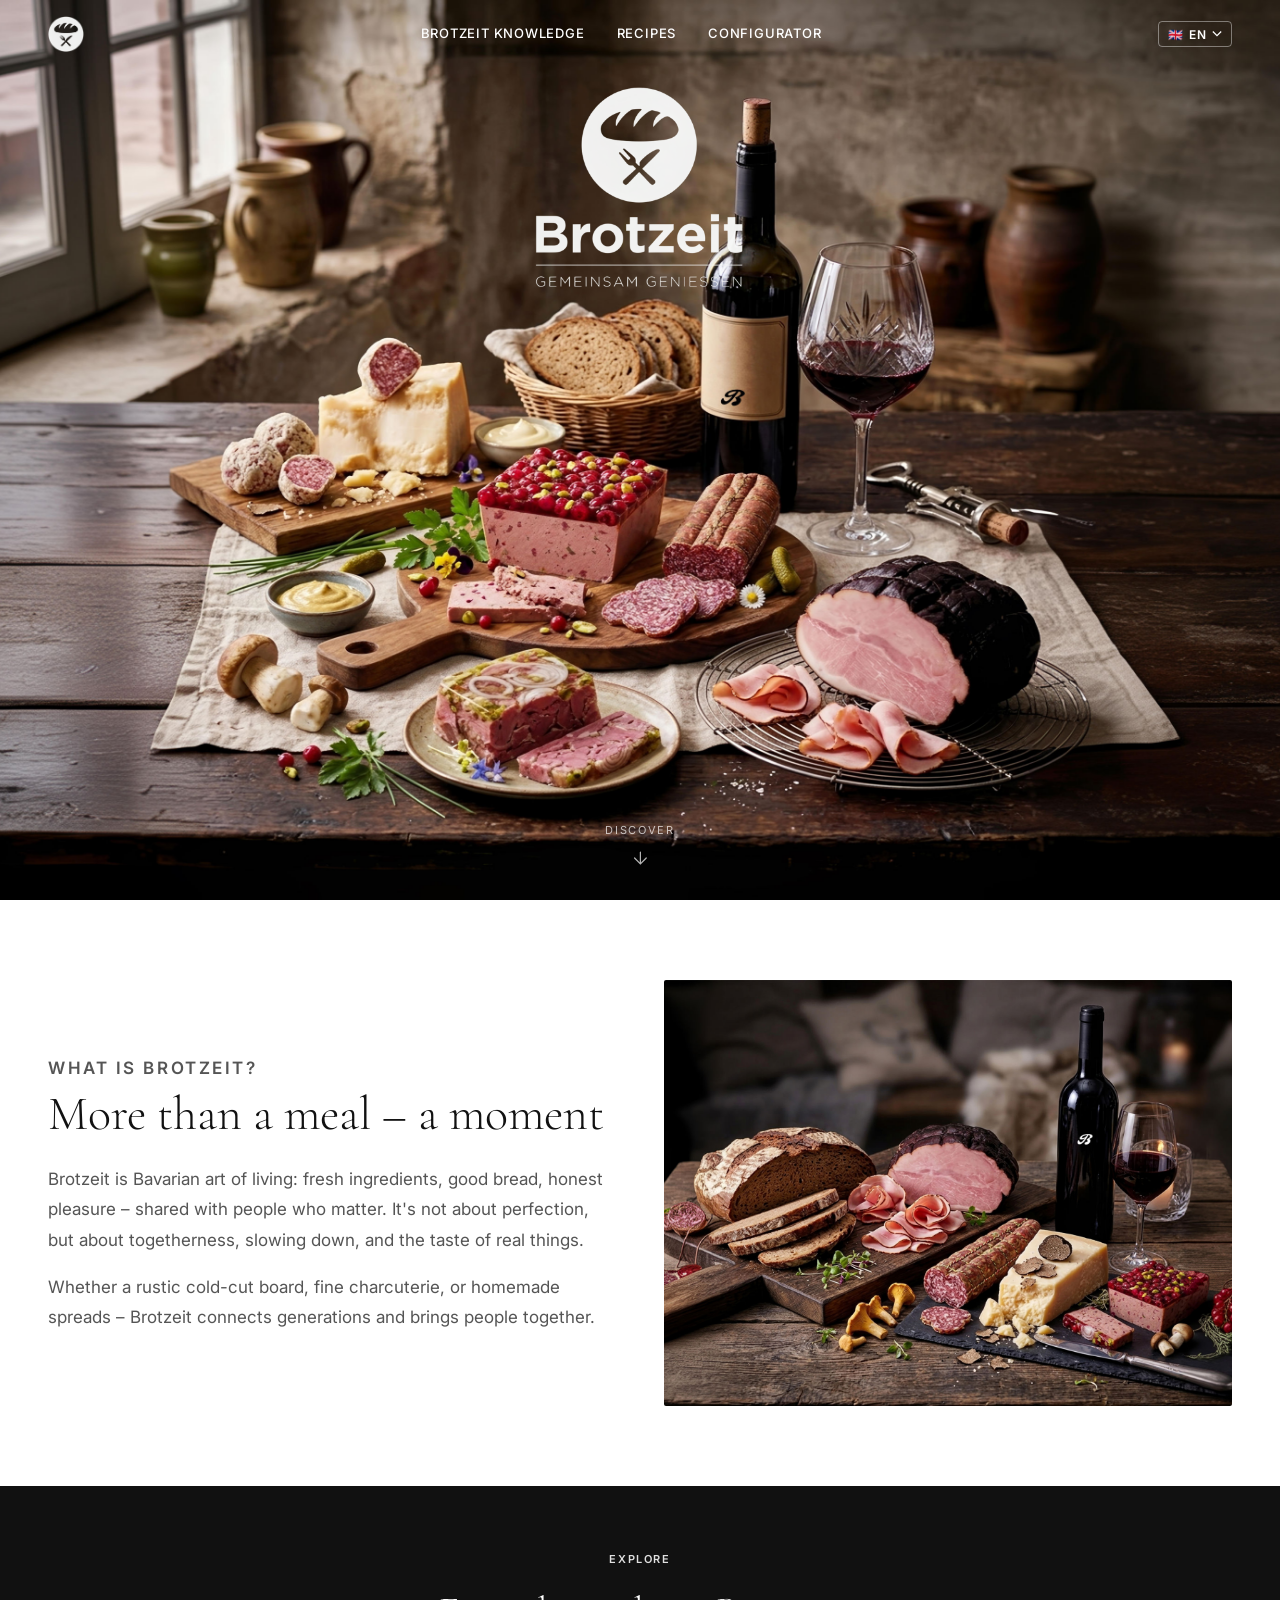
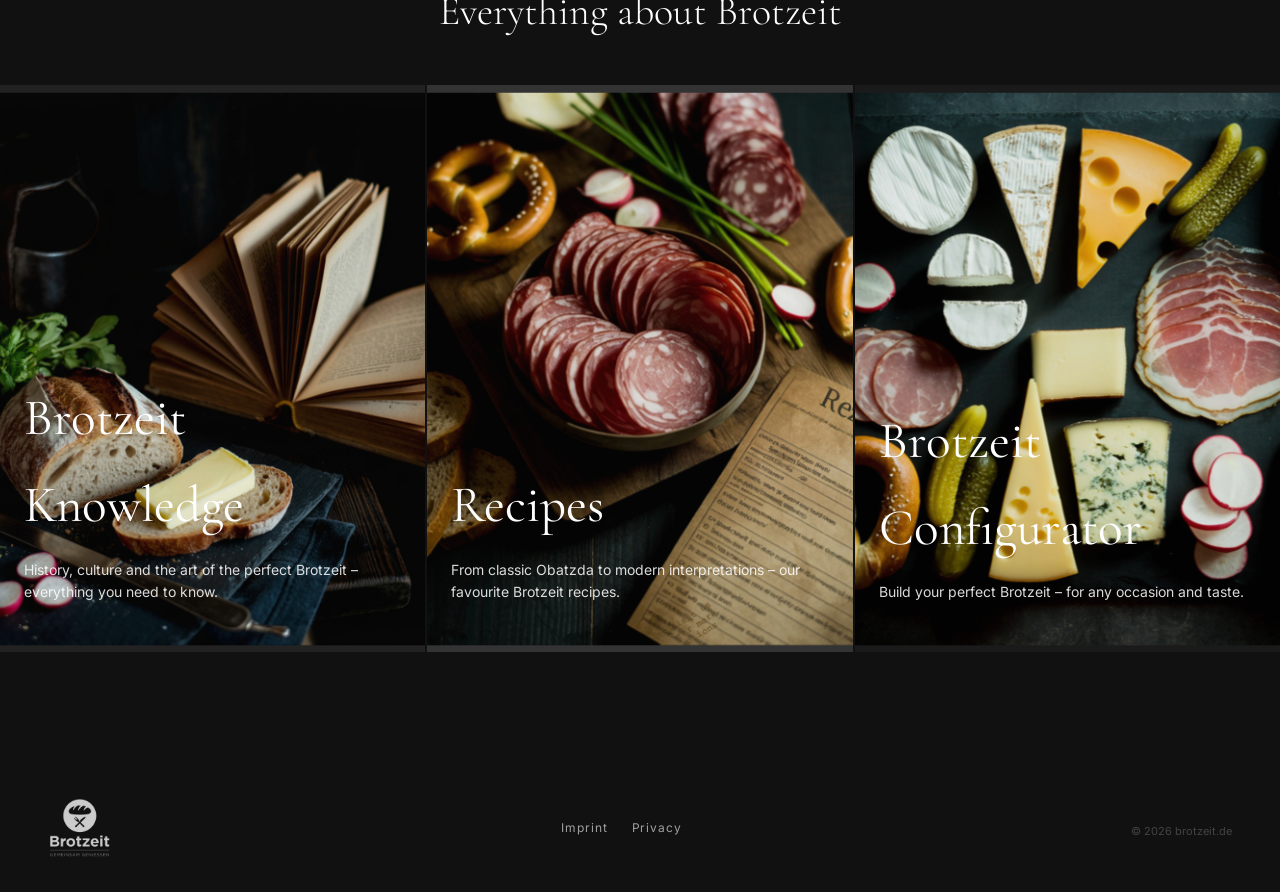
<file: index.html>
<!DOCTYPE html>
<html lang="de">
<head>
  <meta charset="UTF-8">
  <meta name="viewport" content="width=device-width, initial-scale=1.0">
  <title>BROTZEIT – Gemeinsam genießen</title>
  <meta name="description" content="Brotzeit.de – Alles rund um die bayerische Brotzeit: Wissen, Rezepte und der Brotzeit-Konfigurator. Gemeinsam genießen.">

  <!-- Favicon & Apple Touch Icon -->
  <link rel="icon" type="image/png" href="assets/img/BrotzeitSymbol.png">
  <link rel="apple-touch-icon" href="assets/img/BrotzeitSymbol.png">

  <!-- Open Graph -->
  <meta property="og:title" content="BROTZEIT – Gemeinsam genießen">
  <meta property="og:description" content="Alles rund um die bayerische Brotzeit.">
  <meta property="og:image" content="assets/img/hero-01.jpg">
  <meta property="og:type" content="website">

  <link rel="stylesheet" href="assets/css/style.css">
</head>
<body>

  <!-- ══ HEADER ══════════════════════════════════════════════ -->
  <header class="site-header transparent" role="banner">
    <div class="header-inner">

      <a class="header-logo" href="index.html" aria-label="BROTZEIT – Zur Startseite">
        <img class="logo-white" src="assets/img/BrotzeitSymbolweiss.png" alt="Brotzeit Logo" width="40" height="40">
        <img class="logo-dark" src="assets/img/BrotzeitSymbol.png" alt="Brotzeit Logo" width="40" height="40">
      </a>

      <nav class="header-nav" aria-label="Hauptnavigation">
        <a href="brotzeit-wissen.html" data-i18n="nav_wissen">Brotzeit-Wissen</a>
        <a href="rezepte.html" data-i18n="nav_rezepte">Rezepte</a>
        <a href="konfigurator.html" data-i18n="nav_konfigurator">Konfigurator</a>
      </nav>

      <div class="lang-dropdown" aria-label="Sprache wählen">
        <button class="lang-trigger" aria-haspopup="listbox" aria-expanded="false">
          <span class="lang-flag">🇩🇪</span>
          <span class="lang-code">DE</span>
          <svg class="lang-chevron" viewBox="0 0 12 8" fill="none" stroke="currentColor" stroke-width="1.5"><path d="M1 1l5 5 5-5"/></svg>
        </button>
        <ul class="lang-menu" role="listbox">
          <li><button class="lang-btn active" data-lang="de" data-flag="🇩🇪">🇩🇪 DE</button></li>
          <li><button class="lang-btn" data-lang="en" data-flag="🇬🇧">🇬🇧 EN</button></li>
          <li><button class="lang-btn" data-lang="fr" data-flag="🇫🇷">🇫🇷 FR</button></li>
          <li><button class="lang-btn" data-lang="nl" data-flag="🇳🇱">🇳🇱 NL</button></li>
          <li><button class="lang-btn" data-lang="pl" data-flag="🇵🇱">🇵🇱 PL</button></li>
        </ul>
      </div>

      <button class="burger" aria-label="Menü öffnen" aria-expanded="false" aria-controls="mobile-nav">
        <span></span><span></span><span></span>
      </button>

    </div>
  </header>

  <!-- ══ MOBILE NAV ══════════════════════════════════════════ -->
  <nav class="mobile-nav" id="mobile-nav" aria-label="Mobile Navigation">
    <a href="brotzeit-wissen.html" data-i18n="nav_wissen">Brotzeit-Wissen</a>
    <a href="rezepte.html" data-i18n="nav_rezepte">Rezepte</a>
    <a href="konfigurator.html" data-i18n="nav_konfigurator">Konfigurator</a>
    <div class="mobile-lang">
      <button class="lang-btn active" data-lang="de" data-flag="🇩🇪">🇩🇪 DE</button>
      <button class="lang-btn" data-lang="en" data-flag="🇬🇧">🇬🇧 EN</button>
      <button class="lang-btn" data-lang="fr" data-flag="🇫🇷">🇫🇷 FR</button>
      <button class="lang-btn" data-lang="nl" data-flag="🇳🇱">🇳🇱 NL</button>
      <button class="lang-btn" data-lang="pl" data-flag="🇵🇱">🇵🇱 PL</button>
    </div>
  </nav>

  <main>

    <!-- ══ HERO ════════════════════════════════════════════════ -->
    <section class="hero" aria-label="Hero">
      <img class="hero-bg" src="assets/img/hero-01.jpg" alt="Stillleben einer Brotzeit auf rustikalem Holztisch">
      <div class="hero-overlay" aria-hidden="true"></div>

      <div class="hero-content">
        <img class="hero-logo" src="assets/img/BrotzeitLogo-Transparentweiss.png" alt="Brotzeit">
      </div>

      <div class="hero-scroll" aria-hidden="true">
        <span data-i18n="hero_scroll">Entdecken</span>
        <svg viewBox="0 0 24 24" fill="none" stroke="currentColor" stroke-width="1.5" stroke-linecap="round">
          <path d="M12 5v14M5 12l7 7 7-7"/>
        </svg>
      </div>
    </section>

    <!-- ══ INTRO ════════════════════════════════════════════════ -->
    <section class="intro" id="ueber-brotzeit">
      <div class="container">
        <div class="intro-inner">
          <div class="intro-text">
            <p class="t-label" data-i18n="intro_label">Was ist Brotzeit?</p>
            <h2 data-i18n="intro_heading">Mehr als eine Mahlzeit – ein Moment</h2>
            <p data-i18n="intro_text">Brotzeit ist bayerische Lebenskunst: frische Zutaten, gutes Brot, ehrlicher Genuss – geteilt mit Menschen, die einem wichtig sind. Es geht nicht um Perfektion, sondern um Gemeinschaft, Entschleunigung und den Geschmack echter Dinge.</p>
            <p data-i18n="intro_text2" style="margin-top:1rem;">Ob rustikale Vesperplatte, feiner Aufschnitt oder selbst gemachte Aufstriche – Brotzeit verbindet Generationen und bringt Menschen zusammen.</p>
          </div>
          <div class="intro-img">
            <img src="assets/img/hero-02.jpg" alt="Brotzeit Stillleben" loading="lazy">
          </div>
        </div>
      </div>
    </section>

    <!-- ══ TEASER CARDS ═════════════════════════════════════════ -->
    <section class="teaser" id="entdecken">
      <div class="container">
        <header class="teaser-header">
          <p class="t-label" style="color:var(--color-sand);" data-i18n="teaser_label">Entdecken</p>
          <h2 data-i18n="teaser_heading">Alles rund um die Brotzeit</h2>
        </header>
      </div>

      <div class="teaser-grid">

        <a class="teaser-card" href="brotzeit-wissen.html">
          <div class="teaser-card-bg" style="background-image:url('assets/img/wissen.png');"></div>
          <div class="teaser-card-overlay"></div>
          <div class="teaser-card-body">
            <h3 data-i18n="card1_title">Brotzeit-Wissen</h3>
            <p data-i18n="card1_text">Geschichte, Kultur und die Kunst der perfekten Brotzeit – alles was du wissen musst.</p>
          </div>
        </a>

        <a class="teaser-card" href="rezepte.html">
          <div class="teaser-card-bg" style="background-image:url('assets/img/rezepte.png');"></div>
          <div class="teaser-card-overlay"></div>
          <div class="teaser-card-body">
            <h3 data-i18n="card2_title">Rezepte</h3>
            <p data-i18n="card2_text">Von klassischem Obatzda bis zu modernen Interpretationen – unsere liebsten Brotzeit-Rezepte.</p>
          </div>
        </a>

        <a class="teaser-card" href="konfigurator.html">
          <div class="teaser-card-bg" style="background-image:url('assets/img/konfigurator.png');"></div>
          <div class="teaser-card-overlay"></div>
          <div class="teaser-card-body">
            <h3 data-i18n="card3_title">Brotzeit-Konfigurator</h3>
            <p data-i18n="card3_text">Stell dir deine perfekte Brotzeit zusammen – für jeden Anlass und Geschmack.</p>
          </div>
        </a>

      </div>
    </section>

  </main>

  <!-- ══ FOOTER ══════════════════════════════════════════════ -->
  <footer class="site-footer" role="contentinfo">
    <div class="container">
      <div class="footer-inner">

        <div class="footer-logo">
          <img src="assets/img/BrotzeitLogo-Transparentweiss.png" alt="Brotzeit – Gemeinsam genießen" style="height:64px;width:auto;">
        </div>

        <nav class="footer-links" aria-label="Footer Navigation">
          <a href="impressum.html" data-i18n="footer_impressum">Impressum</a>
          <a href="datenschutz.html" data-i18n="footer_datenschutz">Datenschutz</a>
        </nav>

        <p class="footer-copy">&copy; <span id="year"></span> brotzeit.de</p>

      </div>
    </div>
  </footer>

  <script>document.getElementById('year').textContent = new Date().getFullYear();</script>
  <script src="assets/js/i18n.js"></script>
  <script src="assets/js/main.js"></script>
</body>
</html>
</file>
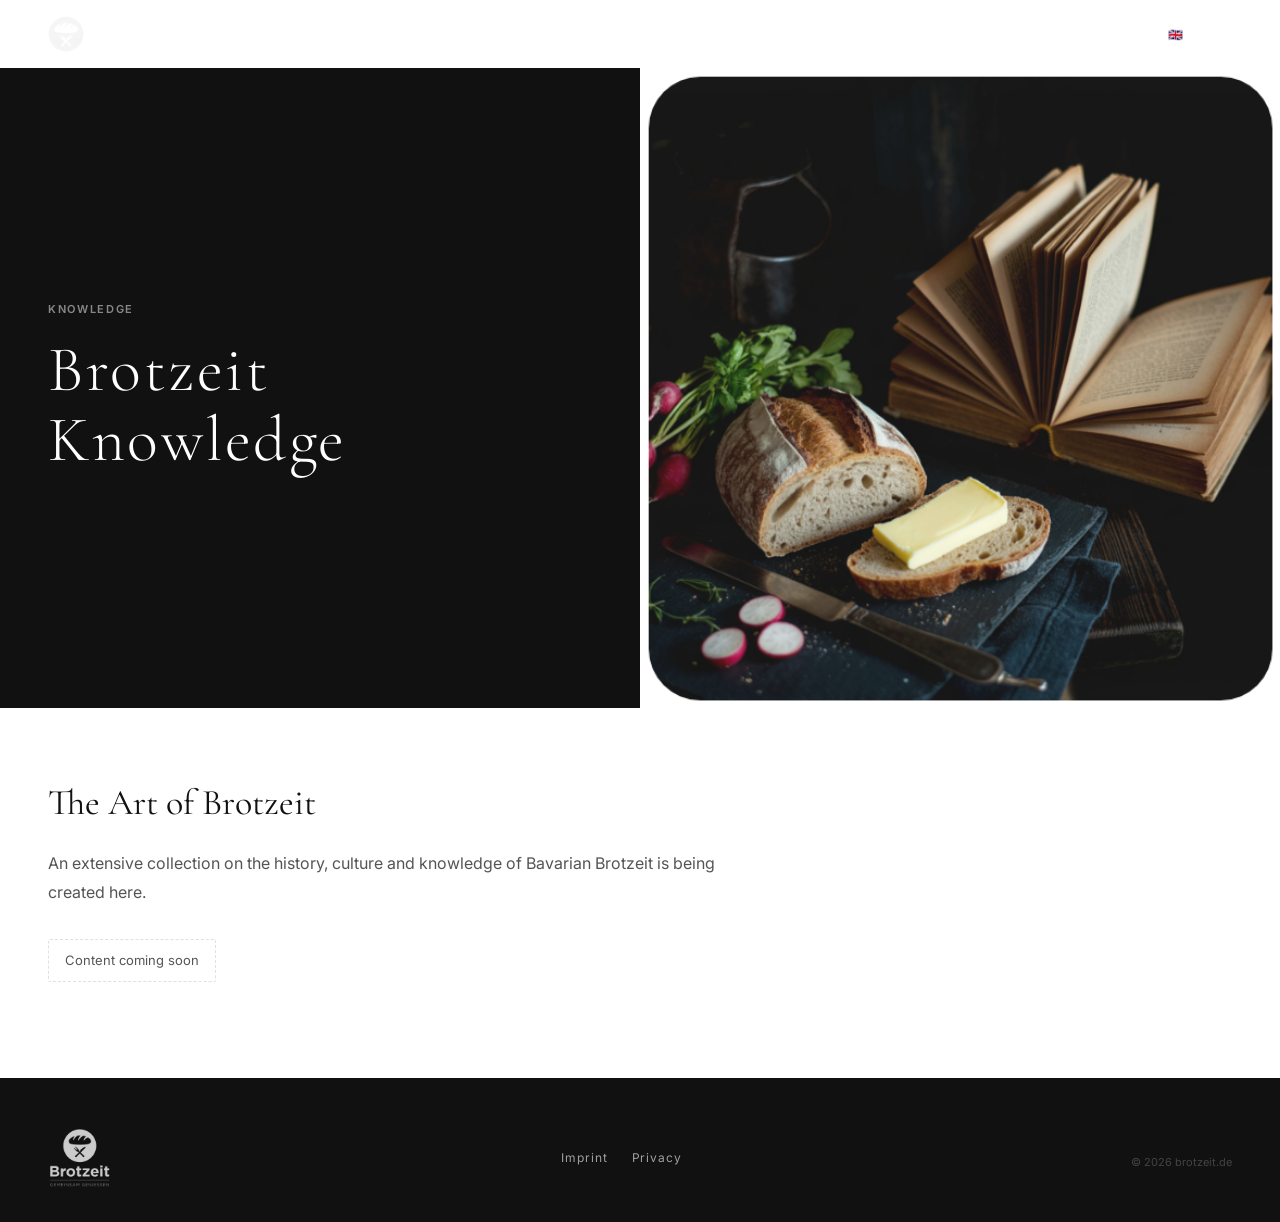
<file: brotzeit-wissen.html>
<!DOCTYPE html>
<html lang="de">
<head>
  <meta charset="UTF-8">
  <meta name="viewport" content="width=device-width, initial-scale=1.0">
  <title>Brotzeit-Wissen – brotzeit.de</title>
  <meta name="description" content="Alles Wissenswerte rund um die bayerische Brotzeit: Geschichte, Kultur und die Kunst des gemeinsamen Genießens.">
  <link rel="icon" type="image/png" href="assets/img/BrotzeitSymbol.png">
  <link rel="apple-touch-icon" href="assets/img/BrotzeitSymbol.png">
  <link rel="stylesheet" href="assets/css/style.css">
</head>
<body>

  <header class="site-header transparent" role="banner">
    <div class="header-inner">
      <a class="header-logo" href="index.html" aria-label="BROTZEIT – Zur Startseite">
        <img class="logo-white" src="assets/img/BrotzeitSymbolweiss.png" alt="Brotzeit Logo" width="40" height="40">
        <img class="logo-dark" src="assets/img/BrotzeitSymbol.png" alt="Brotzeit Logo" width="40" height="40">
      </a>
      <nav class="header-nav" aria-label="Hauptnavigation">
        <a href="brotzeit-wissen.html" data-i18n="nav_wissen">Brotzeit-Wissen</a>
        <a href="rezepte.html" data-i18n="nav_rezepte">Rezepte</a>
        <a href="konfigurator.html" data-i18n="nav_konfigurator">Konfigurator</a>
      </nav>
      <div class="lang-dropdown" aria-label="Sprache wählen">
        <button class="lang-trigger" aria-haspopup="listbox" aria-expanded="false">
          <span class="lang-flag">🇩🇪</span>
          <span class="lang-code">DE</span>
          <svg class="lang-chevron" viewBox="0 0 12 8" fill="none" stroke="currentColor" stroke-width="1.5"><path d="M1 1l5 5 5-5"/></svg>
        </button>
        <ul class="lang-menu" role="listbox">
          <li><button class="lang-btn active" data-lang="de" data-flag="🇩🇪">🇩🇪 DE</button></li>
          <li><button class="lang-btn" data-lang="en" data-flag="🇬🇧">🇬🇧 EN</button></li>
          <li><button class="lang-btn" data-lang="fr" data-flag="🇫🇷">🇫🇷 FR</button></li>
          <li><button class="lang-btn" data-lang="nl" data-flag="🇳🇱">🇳🇱 NL</button></li>
          <li><button class="lang-btn" data-lang="pl" data-flag="🇵🇱">🇵🇱 PL</button></li>
        </ul>
      </div>
      <button class="burger" aria-label="Menü öffnen" aria-expanded="false" aria-controls="mobile-nav">
        <span></span><span></span><span></span>
      </button>
    </div>
  </header>

  <nav class="mobile-nav" id="mobile-nav" aria-label="Mobile Navigation">
    <a href="brotzeit-wissen.html" data-i18n="nav_wissen">Brotzeit-Wissen</a>
    <a href="rezepte.html" data-i18n="nav_rezepte">Rezepte</a>
    <a href="konfigurator.html" data-i18n="nav_konfigurator">Konfigurator</a>
    <div class="mobile-lang">
      <button class="lang-btn active" data-lang="de">DE</button>
      <button class="lang-btn" data-lang="en">EN</button>
      <button class="lang-btn" data-lang="fr">FR</button>
      <button class="lang-btn" data-lang="nl">NL</button>
      <button class="lang-btn" data-lang="pl">PL</button>
    </div>
  </nav>

  <main>
    <section class="sub-hero">
      <div class="sub-hero-left">
        <div class="sub-hero-content">
          <p class="t-label" data-i18n="sub_wissen_label">Wissen</p>
          <h1 data-i18n="sub_wissen_h1">Brotzeit-Wissen</h1>
        </div>
      </div>
      <div class="sub-hero-right">
        <img src="assets/img/wissen.png" alt="Brotzeit-Wissen">
      </div>
    </section>

    <section class="sub-content">
      <div class="container">
        <h2 data-i18n="sub_wissen_h2">Die Kunst der Brotzeit</h2>
        <p data-i18n="sub_wissen_p">Hier entsteht eine umfangreiche Sammlung rund um Geschichte, Kultur und Wissen zur bayerischen Brotzeit.</p>
        <span class="placeholder-notice" data-i18n="placeholder">Inhalte folgen in Kürze</span>
      </div>
    </section>
  </main>

  <footer class="site-footer" role="contentinfo">
    <div class="container">
      <div class="footer-inner">
        <div class="footer-logo">
          <img src="assets/img/BrotzeitLogo-Transparentweiss.png" alt="Brotzeit – Gemeinsam genießen" style="height:64px;width:auto;">
        </div>
        <nav class="footer-links" aria-label="Footer Navigation">
          <a href="impressum.html" data-i18n="footer_impressum">Impressum</a>
          <a href="datenschutz.html" data-i18n="footer_datenschutz">Datenschutz</a>
        </nav>
        <p class="footer-copy">&copy; <span id="year"></span> brotzeit.de</p>
      </div>
    </div>
  </footer>

  <script>document.getElementById('year').textContent = new Date().getFullYear();</script>
  <script src="assets/js/i18n.js"></script>
  <script src="assets/js/main.js"></script>
</body>
</html>
</file>
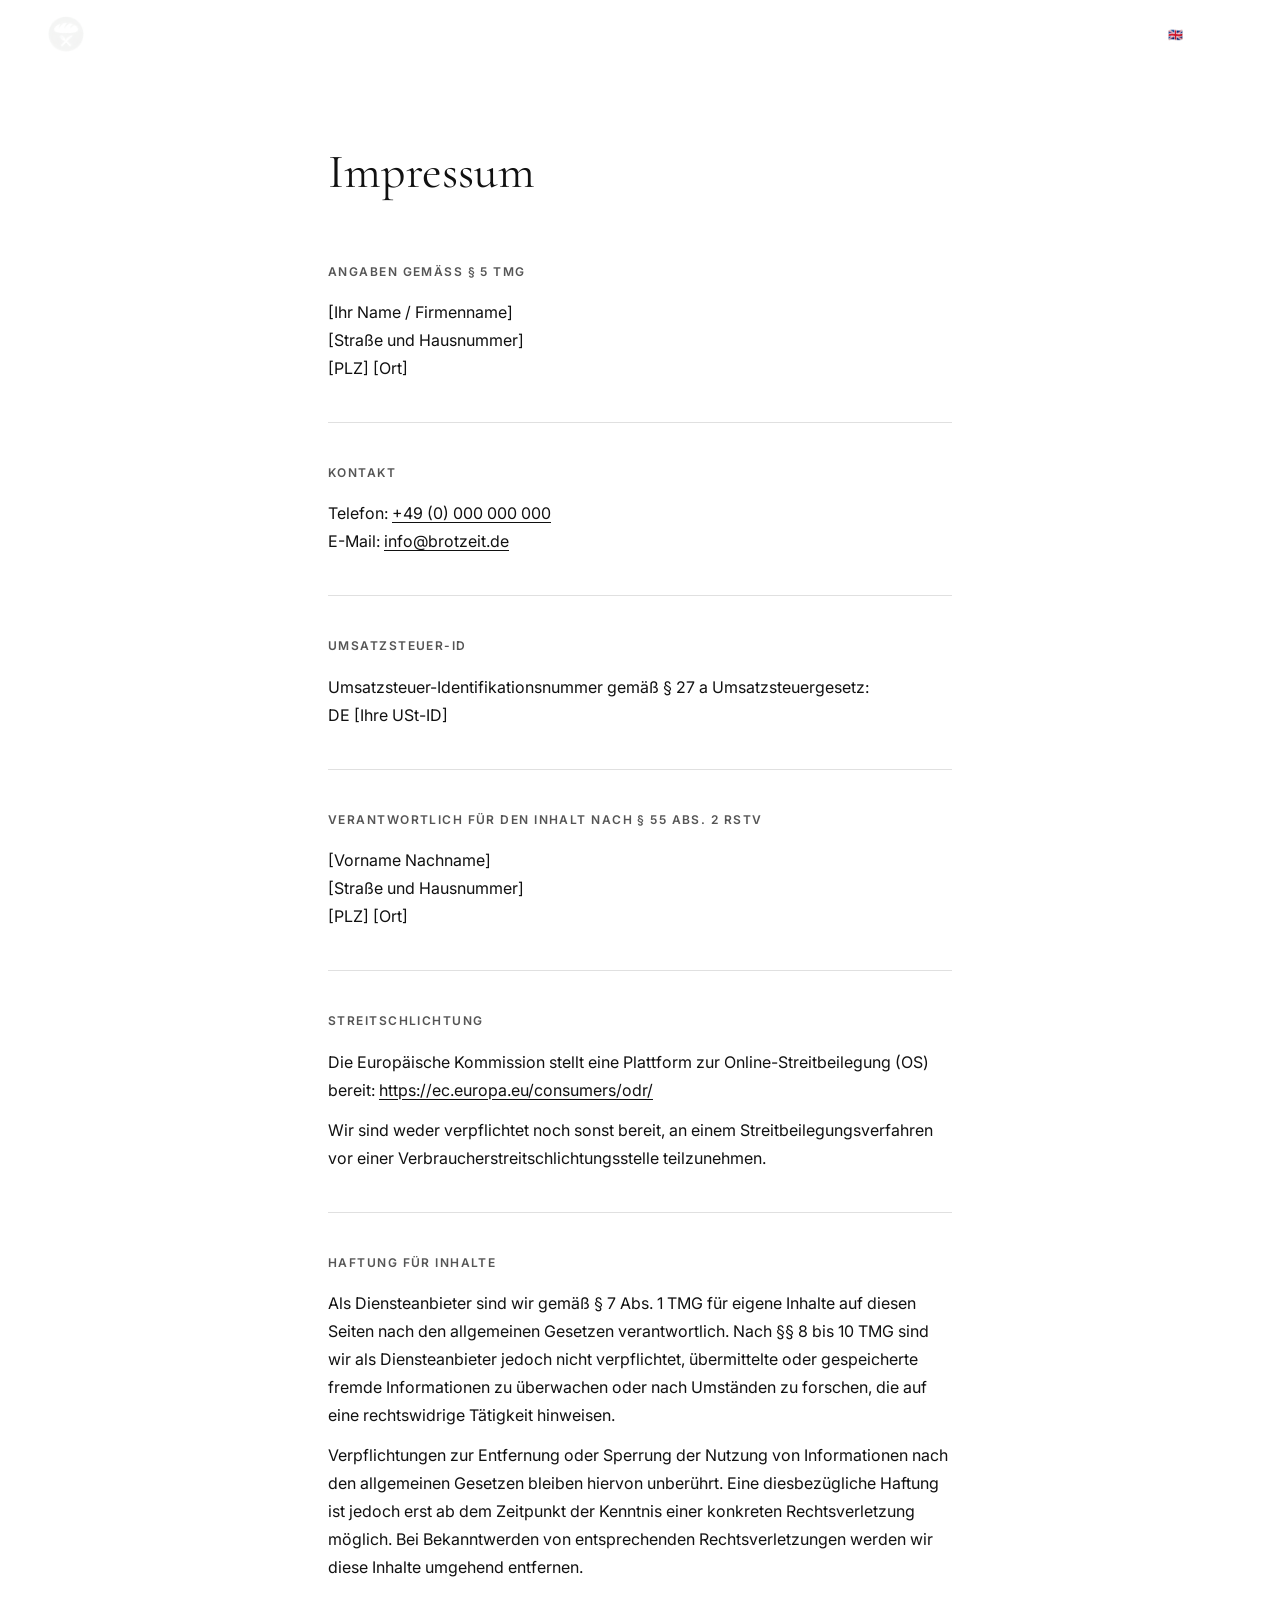
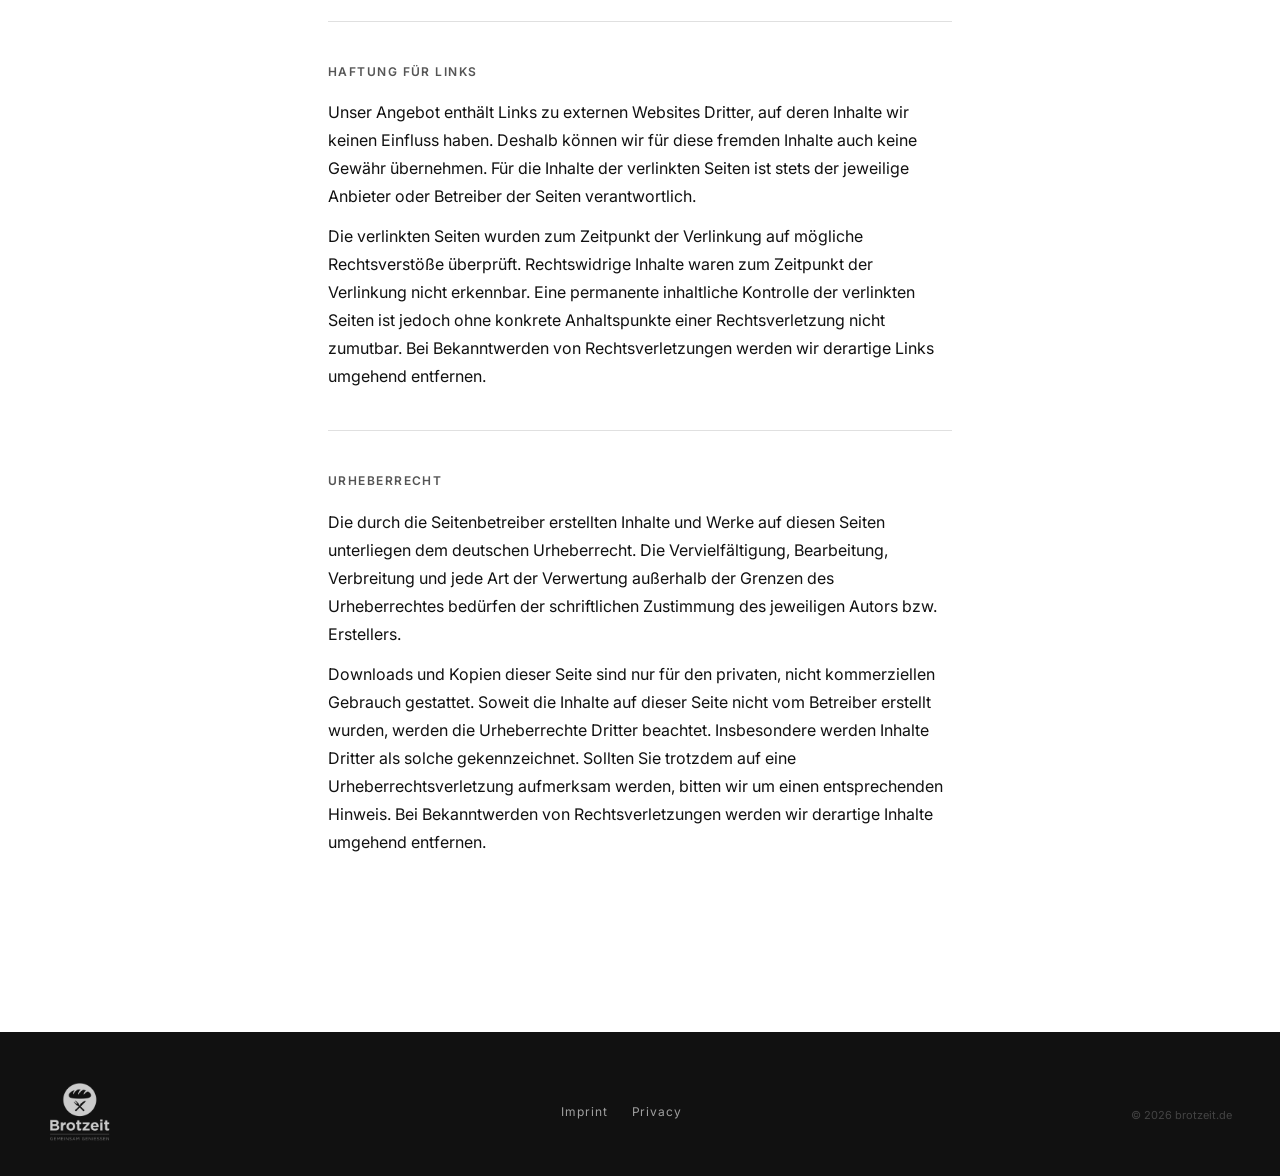
<file: impressum.html>
<!DOCTYPE html>
<html lang="de">
<head>
  <meta charset="UTF-8">
  <meta name="viewport" content="width=device-width, initial-scale=1.0">
  <title>Impressum – brotzeit.de</title>
  <meta name="description" content="Impressum von brotzeit.de">
  <link rel="icon" type="image/png" href="assets/img/BrotzeitSymbol.png">
  <link rel="apple-touch-icon" href="assets/img/BrotzeitSymbol.png">
  <link rel="stylesheet" href="assets/css/style.css">
  <style>
    .legal-page {
      padding-top: calc(var(--header-h) + 4rem);
      padding-bottom: 6rem;
      min-height: 80vh;
    }
    .legal-page .container {
      max-width: 720px;
    }
    .legal-page h1 {
      font-family: var(--font-serif);
      font-size: clamp(2rem, 5vw, 3rem);
      font-weight: 400;
      margin-bottom: 3rem;
      color: var(--color-dark);
    }
    .legal-section {
      margin-bottom: 2.5rem;
      padding-bottom: 2.5rem;
      border-bottom: 1px solid var(--color-sand);
    }
    .legal-section:last-child {
      border-bottom: none;
    }
    .legal-section h2 {
      font-family: var(--font-sans);
      font-size: 0.75rem;
      font-weight: 600;
      letter-spacing: 0.12em;
      text-transform: uppercase;
      color: var(--color-mid);
      margin-bottom: 1rem;
    }
    .legal-section p,
    .legal-section address {
      font-style: normal;
      font-size: 1rem;
      line-height: 1.75;
      color: var(--color-dark);
    }
    .legal-section a {
      color: var(--color-dark);
      text-decoration: underline;
      text-underline-offset: 3px;
    }
    .legal-section a:hover {
      opacity: 0.6;
    }
    .legal-section p + p {
      margin-top: 0.75rem;
    }
  </style>
</head>
<body>

  <header class="site-header solid" role="banner">
    <div class="header-inner">
      <a class="header-logo" href="index.html" aria-label="BROTZEIT – Zur Startseite">
        <img class="logo-white" src="assets/img/BrotzeitSymbolweiss.png" alt="Brotzeit Logo" width="40" height="40">
        <img class="logo-dark" src="assets/img/BrotzeitSymbol.png" alt="Brotzeit Logo" width="40" height="40">
      </a>
      <nav class="header-nav" aria-label="Hauptnavigation">
        <a href="brotzeit-wissen.html" data-i18n="nav_wissen">Brotzeit-Wissen</a>
        <a href="rezepte.html" data-i18n="nav_rezepte">Rezepte</a>
        <a href="konfigurator.html" data-i18n="nav_konfigurator">Konfigurator</a>
      </nav>
      <div class="lang-dropdown" aria-label="Sprache wählen">
        <button class="lang-trigger" aria-haspopup="listbox" aria-expanded="false">
          <span class="lang-flag">🇩🇪</span>
          <span class="lang-code">DE</span>
          <svg class="lang-chevron" viewBox="0 0 12 8" fill="none" stroke="currentColor" stroke-width="1.5"><path d="M1 1l5 5 5-5"/></svg>
        </button>
        <ul class="lang-menu" role="listbox">
          <li><button class="lang-btn active" data-lang="de" data-flag="🇩🇪">🇩🇪 DE</button></li>
          <li><button class="lang-btn" data-lang="en" data-flag="🇬🇧">🇬🇧 EN</button></li>
          <li><button class="lang-btn" data-lang="fr" data-flag="🇫🇷">🇫🇷 FR</button></li>
          <li><button class="lang-btn" data-lang="nl" data-flag="🇳🇱">🇳🇱 NL</button></li>
          <li><button class="lang-btn" data-lang="pl" data-flag="🇵🇱">🇵🇱 PL</button></li>
        </ul>
      </div>
      <button class="burger" aria-label="Menü öffnen" aria-expanded="false" aria-controls="mobile-nav">
        <span></span><span></span><span></span>
      </button>
    </div>
  </header>

  <nav class="mobile-nav" id="mobile-nav" aria-label="Mobile Navigation">
    <a href="brotzeit-wissen.html" data-i18n="nav_wissen">Brotzeit-Wissen</a>
    <a href="rezepte.html" data-i18n="nav_rezepte">Rezepte</a>
    <a href="konfigurator.html" data-i18n="nav_konfigurator">Konfigurator</a>
    <div class="mobile-lang">
      <button class="lang-btn active" data-lang="de" data-flag="🇩🇪">🇩🇪 DE</button>
      <button class="lang-btn" data-lang="en" data-flag="🇬🇧">🇬🇧 EN</button>
      <button class="lang-btn" data-lang="fr" data-flag="🇫🇷">🇫🇷 FR</button>
      <button class="lang-btn" data-lang="nl" data-flag="🇳🇱">🇳🇱 NL</button>
      <button class="lang-btn" data-lang="pl" data-flag="🇵🇱">🇵🇱 PL</button>
    </div>
  </nav>

  <main>
    <section class="legal-page">
      <div class="container">

        <h1>Impressum</h1>

        <div class="legal-section">
          <h2>Angaben gemäß § 5 TMG</h2>
          <address>
            [Ihr Name / Firmenname]<br>
            [Straße und Hausnummer]<br>
            [PLZ] [Ort]
          </address>
        </div>

        <div class="legal-section">
          <h2>Kontakt</h2>
          <p>
            Telefon: <a href="tel:+49000000000">+49 (0) 000 000 000</a><br>
            E-Mail: <a href="mailto:info@brotzeit.de">info@brotzeit.de</a>
          </p>
        </div>

        <div class="legal-section">
          <h2>Umsatzsteuer-ID</h2>
          <p>
            Umsatzsteuer-Identifikationsnummer gemäß § 27 a Umsatzsteuergesetz:<br>
            DE [Ihre USt-ID]
          </p>
        </div>

        <div class="legal-section">
          <h2>Verantwortlich für den Inhalt nach § 55 Abs. 2 RStV</h2>
          <address>
            [Vorname Nachname]<br>
            [Straße und Hausnummer]<br>
            [PLZ] [Ort]
          </address>
        </div>

        <div class="legal-section">
          <h2>Streitschlichtung</h2>
          <p>
            Die Europäische Kommission stellt eine Plattform zur Online-Streitbeilegung (OS) bereit:
            <a href="https://ec.europa.eu/consumers/odr/" target="_blank" rel="noopener noreferrer">https://ec.europa.eu/consumers/odr/</a>
          </p>
          <p>
            Wir sind weder verpflichtet noch sonst bereit, an einem Streitbeilegungsverfahren
            vor einer Verbraucherstreitschlichtungsstelle teilzunehmen.
          </p>
        </div>

        <div class="legal-section">
          <h2>Haftung für Inhalte</h2>
          <p>
            Als Diensteanbieter sind wir gemäß § 7 Abs. 1 TMG für eigene Inhalte auf diesen Seiten
            nach den allgemeinen Gesetzen verantwortlich. Nach §§ 8 bis 10 TMG sind wir als
            Diensteanbieter jedoch nicht verpflichtet, übermittelte oder gespeicherte fremde
            Informationen zu überwachen oder nach Umständen zu forschen, die auf eine rechtswidrige
            Tätigkeit hinweisen.
          </p>
          <p>
            Verpflichtungen zur Entfernung oder Sperrung der Nutzung von Informationen nach den
            allgemeinen Gesetzen bleiben hiervon unberührt. Eine diesbezügliche Haftung ist jedoch
            erst ab dem Zeitpunkt der Kenntnis einer konkreten Rechtsverletzung möglich. Bei
            Bekanntwerden von entsprechenden Rechtsverletzungen werden wir diese Inhalte umgehend entfernen.
          </p>
        </div>

        <div class="legal-section">
          <h2>Haftung für Links</h2>
          <p>
            Unser Angebot enthält Links zu externen Websites Dritter, auf deren Inhalte wir keinen
            Einfluss haben. Deshalb können wir für diese fremden Inhalte auch keine Gewähr übernehmen.
            Für die Inhalte der verlinkten Seiten ist stets der jeweilige Anbieter oder Betreiber
            der Seiten verantwortlich.
          </p>
          <p>
            Die verlinkten Seiten wurden zum Zeitpunkt der Verlinkung auf mögliche Rechtsverstöße
            überprüft. Rechtswidrige Inhalte waren zum Zeitpunkt der Verlinkung nicht erkennbar.
            Eine permanente inhaltliche Kontrolle der verlinkten Seiten ist jedoch ohne konkrete
            Anhaltspunkte einer Rechtsverletzung nicht zumutbar. Bei Bekanntwerden von
            Rechtsverletzungen werden wir derartige Links umgehend entfernen.
          </p>
        </div>

        <div class="legal-section">
          <h2>Urheberrecht</h2>
          <p>
            Die durch die Seitenbetreiber erstellten Inhalte und Werke auf diesen Seiten unterliegen
            dem deutschen Urheberrecht. Die Vervielfältigung, Bearbeitung, Verbreitung und jede Art
            der Verwertung außerhalb der Grenzen des Urheberrechtes bedürfen der schriftlichen
            Zustimmung des jeweiligen Autors bzw. Erstellers.
          </p>
          <p>
            Downloads und Kopien dieser Seite sind nur für den privaten, nicht kommerziellen Gebrauch
            gestattet. Soweit die Inhalte auf dieser Seite nicht vom Betreiber erstellt wurden, werden
            die Urheberrechte Dritter beachtet. Insbesondere werden Inhalte Dritter als solche
            gekennzeichnet. Sollten Sie trotzdem auf eine Urheberrechtsverletzung aufmerksam werden,
            bitten wir um einen entsprechenden Hinweis. Bei Bekanntwerden von Rechtsverletzungen
            werden wir derartige Inhalte umgehend entfernen.
          </p>
        </div>

      </div>
    </section>
  </main>

  <footer class="site-footer" role="contentinfo">
    <div class="container">
      <div class="footer-inner">
        <div class="footer-logo">
          <img src="assets/img/BrotzeitLogo-Transparentweiss.png" alt="Brotzeit – Gemeinsam genießen" style="height:64px;width:auto;">
        </div>
        <nav class="footer-links" aria-label="Footer Navigation">
          <a href="impressum.html" data-i18n="footer_impressum">Impressum</a>
          <a href="datenschutz.html" data-i18n="footer_datenschutz">Datenschutz</a>
        </nav>
        <p class="footer-copy">&copy; <span id="year"></span> brotzeit.de</p>
      </div>
    </div>
  </footer>

  <script>document.getElementById('year').textContent = new Date().getFullYear();</script>
  <script src="assets/js/i18n.js"></script>
  <script src="assets/js/main.js"></script>
</body>
</html>
</file>
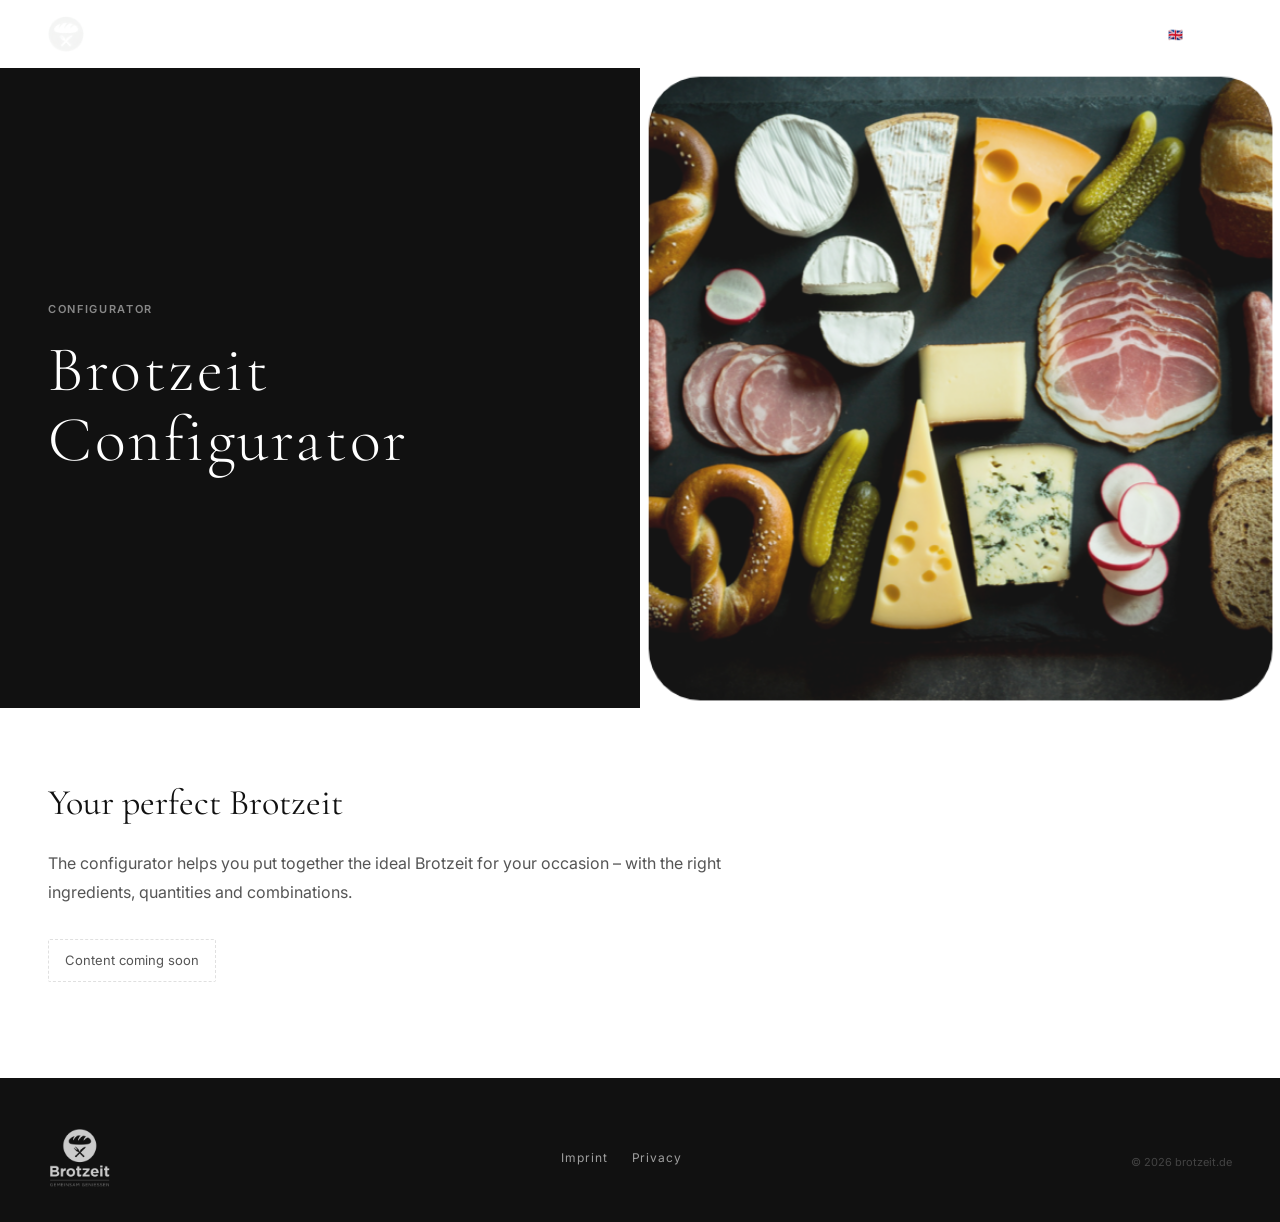
<file: konfigurator.html>
<!DOCTYPE html>
<html lang="de">
<head>
  <meta charset="UTF-8">
  <meta name="viewport" content="width=device-width, initial-scale=1.0">
  <title>Brotzeit-Konfigurator – brotzeit.de</title>
  <meta name="description" content="Der Brotzeit-Konfigurator: Stell dir deine perfekte Brotzeit zusammen – für jeden Anlass und Geschmack.">
  <link rel="icon" type="image/png" href="assets/img/BrotzeitSymbol.png">
  <link rel="apple-touch-icon" href="assets/img/BrotzeitSymbol.png">
  <link rel="stylesheet" href="assets/css/style.css">
</head>
<body>

  <header class="site-header transparent" role="banner">
    <div class="header-inner">
      <a class="header-logo" href="index.html" aria-label="BROTZEIT – Zur Startseite">
        <img class="logo-white" src="assets/img/BrotzeitSymbolweiss.png" alt="Brotzeit Logo" width="40" height="40">
        <img class="logo-dark" src="assets/img/BrotzeitSymbol.png" alt="Brotzeit Logo" width="40" height="40">
      </a>
      <nav class="header-nav" aria-label="Hauptnavigation">
        <a href="brotzeit-wissen.html" data-i18n="nav_wissen">Brotzeit-Wissen</a>
        <a href="rezepte.html" data-i18n="nav_rezepte">Rezepte</a>
        <a href="konfigurator.html" data-i18n="nav_konfigurator">Konfigurator</a>
      </nav>
      <div class="lang-dropdown" aria-label="Sprache wählen">
        <button class="lang-trigger" aria-haspopup="listbox" aria-expanded="false">
          <span class="lang-flag">🇩🇪</span>
          <span class="lang-code">DE</span>
          <svg class="lang-chevron" viewBox="0 0 12 8" fill="none" stroke="currentColor" stroke-width="1.5"><path d="M1 1l5 5 5-5"/></svg>
        </button>
        <ul class="lang-menu" role="listbox">
          <li><button class="lang-btn active" data-lang="de" data-flag="🇩🇪">🇩🇪 DE</button></li>
          <li><button class="lang-btn" data-lang="en" data-flag="🇬🇧">🇬🇧 EN</button></li>
          <li><button class="lang-btn" data-lang="fr" data-flag="🇫🇷">🇫🇷 FR</button></li>
          <li><button class="lang-btn" data-lang="nl" data-flag="🇳🇱">🇳🇱 NL</button></li>
          <li><button class="lang-btn" data-lang="pl" data-flag="🇵🇱">🇵🇱 PL</button></li>
        </ul>
      </div>
      <button class="burger" aria-label="Menü öffnen" aria-expanded="false" aria-controls="mobile-nav">
        <span></span><span></span><span></span>
      </button>
    </div>
  </header>

  <nav class="mobile-nav" id="mobile-nav" aria-label="Mobile Navigation">
    <a href="brotzeit-wissen.html" data-i18n="nav_wissen">Brotzeit-Wissen</a>
    <a href="rezepte.html" data-i18n="nav_rezepte">Rezepte</a>
    <a href="konfigurator.html" data-i18n="nav_konfigurator">Konfigurator</a>
    <div class="mobile-lang">
      <button class="lang-btn active" data-lang="de">DE</button>
      <button class="lang-btn" data-lang="en">EN</button>
      <button class="lang-btn" data-lang="fr">FR</button>
      <button class="lang-btn" data-lang="nl">NL</button>
      <button class="lang-btn" data-lang="pl">PL</button>
    </div>
  </nav>

  <main>
    <section class="sub-hero">
      <div class="sub-hero-left">
        <div class="sub-hero-content">
          <p class="t-label" data-i18n="sub_konf_label">Konfigurator</p>
          <h1 data-i18n="sub_konf_h1">Brotzeit-Konfigurator</h1>
        </div>
      </div>
      <div class="sub-hero-right">
        <img src="assets/img/konfigurator.png" alt="Brotzeit-Konfigurator">
      </div>
    </section>

    <section class="sub-content">
      <div class="container">
        <h2 data-i18n="sub_konf_h2">Deine perfekte Brotzeit</h2>
        <p data-i18n="sub_konf_p">Der Konfigurator hilft dir, die ideale Brotzeit für deinen Anlass zusammenzustellen – mit den richtigen Zutaten, Mengen und Kombinationen.</p>
        <span class="placeholder-notice" data-i18n="placeholder">Inhalte folgen in Kürze</span>
      </div>
    </section>
  </main>

  <footer class="site-footer" role="contentinfo">
    <div class="container">
      <div class="footer-inner">
        <div class="footer-logo">
          <img src="assets/img/BrotzeitLogo-Transparentweiss.png" alt="Brotzeit – Gemeinsam genießen" style="height:64px;width:auto;">
        </div>
        <nav class="footer-links" aria-label="Footer Navigation">
          <a href="impressum.html" data-i18n="footer_impressum">Impressum</a>
          <a href="datenschutz.html" data-i18n="footer_datenschutz">Datenschutz</a>
        </nav>
        <p class="footer-copy">&copy; <span id="year"></span> brotzeit.de</p>
      </div>
    </div>
  </footer>

  <script>document.getElementById('year').textContent = new Date().getFullYear();</script>
  <script src="assets/js/i18n.js"></script>
  <script src="assets/js/main.js"></script>
</body>
</html>
</file>
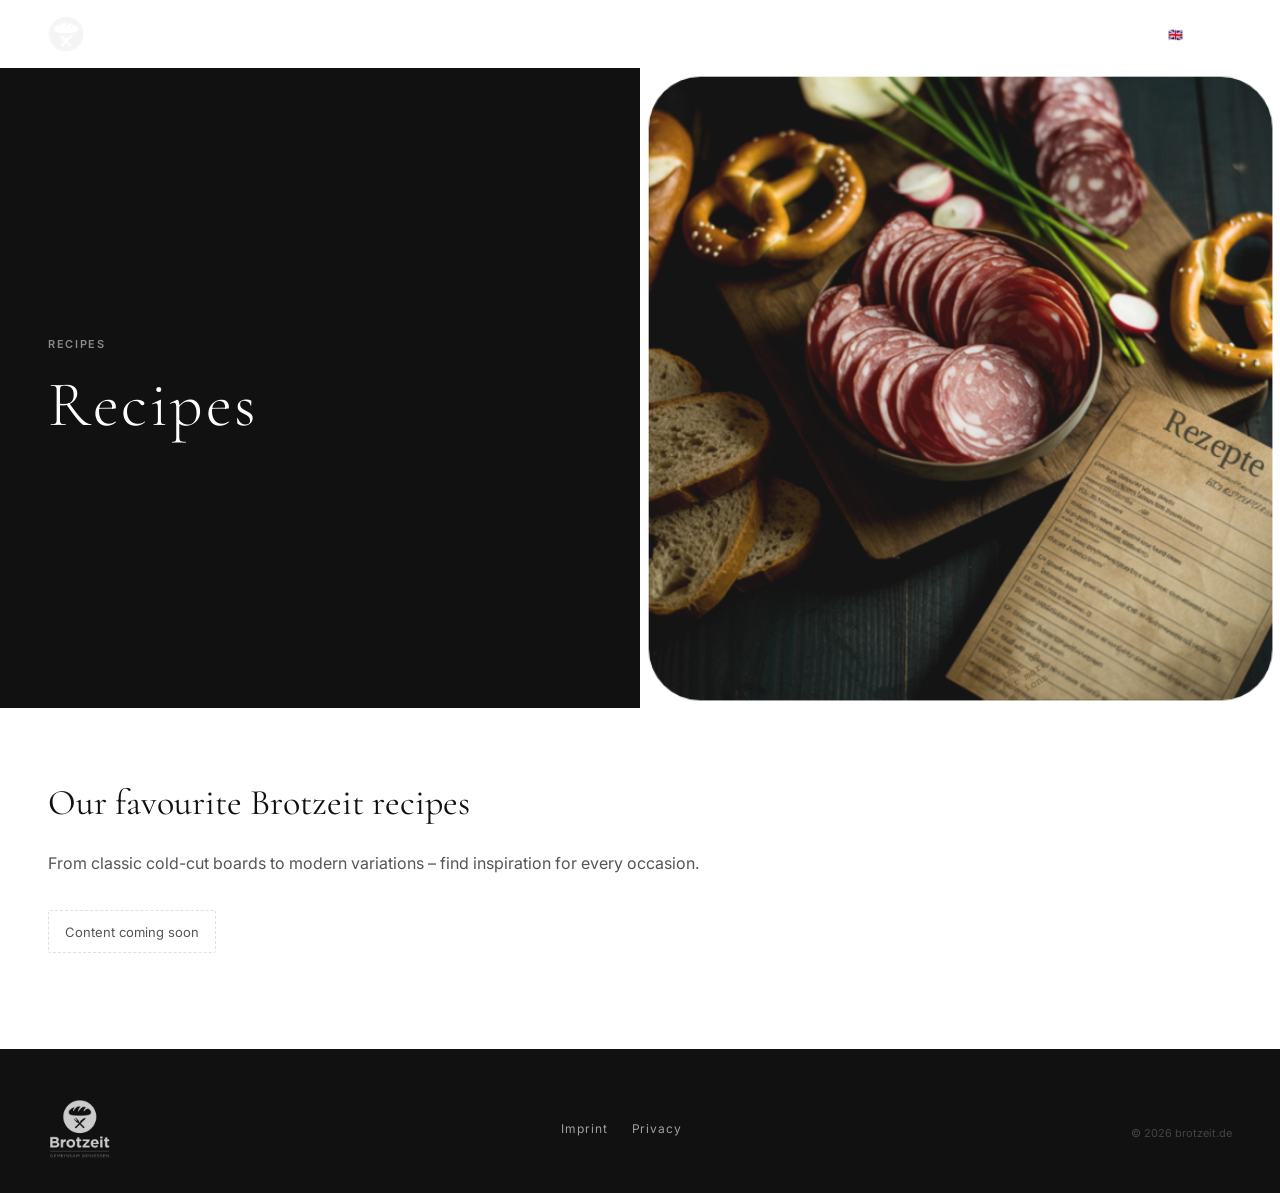
<file: rezepte.html>
<!DOCTYPE html>
<html lang="de">
<head>
  <meta charset="UTF-8">
  <meta name="viewport" content="width=device-width, initial-scale=1.0">
  <title>Rezepte – brotzeit.de</title>
  <meta name="description" content="Brotzeit-Rezepte: Von klassischem Obatzda bis zu modernen Variationen – unsere liebsten Rezepte für die perfekte Brotzeit.">
  <link rel="icon" type="image/png" href="assets/img/BrotzeitSymbol.png">
  <link rel="apple-touch-icon" href="assets/img/BrotzeitSymbol.png">
  <link rel="stylesheet" href="assets/css/style.css">
</head>
<body>

  <header class="site-header transparent" role="banner">
    <div class="header-inner">
      <a class="header-logo" href="index.html" aria-label="BROTZEIT – Zur Startseite">
        <img class="logo-white" src="assets/img/BrotzeitSymbolweiss.png" alt="Brotzeit Logo" width="40" height="40">
        <img class="logo-dark" src="assets/img/BrotzeitSymbol.png" alt="Brotzeit Logo" width="40" height="40">
      </a>
      <nav class="header-nav" aria-label="Hauptnavigation">
        <a href="brotzeit-wissen.html" data-i18n="nav_wissen">Brotzeit-Wissen</a>
        <a href="rezepte.html" data-i18n="nav_rezepte">Rezepte</a>
        <a href="konfigurator.html" data-i18n="nav_konfigurator">Konfigurator</a>
      </nav>
      <div class="lang-dropdown" aria-label="Sprache wählen">
        <button class="lang-trigger" aria-haspopup="listbox" aria-expanded="false">
          <span class="lang-flag">🇩🇪</span>
          <span class="lang-code">DE</span>
          <svg class="lang-chevron" viewBox="0 0 12 8" fill="none" stroke="currentColor" stroke-width="1.5"><path d="M1 1l5 5 5-5"/></svg>
        </button>
        <ul class="lang-menu" role="listbox">
          <li><button class="lang-btn active" data-lang="de" data-flag="🇩🇪">🇩🇪 DE</button></li>
          <li><button class="lang-btn" data-lang="en" data-flag="🇬🇧">🇬🇧 EN</button></li>
          <li><button class="lang-btn" data-lang="fr" data-flag="🇫🇷">🇫🇷 FR</button></li>
          <li><button class="lang-btn" data-lang="nl" data-flag="🇳🇱">🇳🇱 NL</button></li>
          <li><button class="lang-btn" data-lang="pl" data-flag="🇵🇱">🇵🇱 PL</button></li>
        </ul>
      </div>
      <button class="burger" aria-label="Menü öffnen" aria-expanded="false" aria-controls="mobile-nav">
        <span></span><span></span><span></span>
      </button>
    </div>
  </header>

  <nav class="mobile-nav" id="mobile-nav" aria-label="Mobile Navigation">
    <a href="brotzeit-wissen.html" data-i18n="nav_wissen">Brotzeit-Wissen</a>
    <a href="rezepte.html" data-i18n="nav_rezepte">Rezepte</a>
    <a href="konfigurator.html" data-i18n="nav_konfigurator">Konfigurator</a>
    <div class="mobile-lang">
      <button class="lang-btn active" data-lang="de">DE</button>
      <button class="lang-btn" data-lang="en">EN</button>
      <button class="lang-btn" data-lang="fr">FR</button>
      <button class="lang-btn" data-lang="nl">NL</button>
      <button class="lang-btn" data-lang="pl">PL</button>
    </div>
  </nav>

  <main>
    <section class="sub-hero">
      <div class="sub-hero-left">
        <div class="sub-hero-content">
          <p class="t-label" data-i18n="sub_rezepte_label">Rezepte</p>
          <h1 data-i18n="sub_rezepte_h1">Rezepte</h1>
        </div>
      </div>
      <div class="sub-hero-right">
        <img src="assets/img/rezepte.png" alt="Rezepte">
      </div>
    </section>

    <section class="sub-content">
      <div class="container">
        <h2 data-i18n="sub_rezepte_h2">Unsere liebsten Brotzeit-Rezepte</h2>
        <p data-i18n="sub_rezepte_p">Von klassischen Aufschnittplatten bis zu modernen Variationen – hier findest du Inspirationen für jede Gelegenheit.</p>
        <span class="placeholder-notice" data-i18n="placeholder">Inhalte folgen in Kürze</span>
      </div>
    </section>
  </main>

  <footer class="site-footer" role="contentinfo">
    <div class="container">
      <div class="footer-inner">
        <div class="footer-logo">
          <img src="assets/img/BrotzeitLogo-Transparentweiss.png" alt="Brotzeit – Gemeinsam genießen" style="height:64px;width:auto;">
        </div>
        <nav class="footer-links" aria-label="Footer Navigation">
          <a href="impressum.html" data-i18n="footer_impressum">Impressum</a>
          <a href="datenschutz.html" data-i18n="footer_datenschutz">Datenschutz</a>
        </nav>
        <p class="footer-copy">&copy; <span id="year"></span> brotzeit.de</p>
      </div>
    </div>
  </footer>

  <script>document.getElementById('year').textContent = new Date().getFullYear();</script>
  <script src="assets/js/i18n.js"></script>
  <script src="assets/js/main.js"></script>
</body>
</html>
</file>
<file: assets/css/style.css>
/* ============================================================
   brotzeit.de — Style Sheet
   Mobile-first, CSS-Variables-based
   ============================================================ */

@import url('https://fonts.googleapis.com/css2?family=Cormorant+Garamond:ital,wght@0,300;0,400;0,600;0,700;1,300;1,400;1,600&family=Inter:wght@300;400;500;600&display=swap');

/* ── Reset & Base ─────────────────────────────────────────── */
*, *::before, *::after { box-sizing: border-box; margin: 0; padding: 0; }

:root {
  --color-cream:   #FFFFFF;       /* Seitenhintergrund */
  --color-dark:    #111111;       /* Headlines, Nav, Footer */
  --color-mid:     #555555;       /* Sekundärtext, Labels */
  --color-wine:    #111111;       /* Akzent (aktiver Zustand) */
  --color-sand:    #E0E0E0;       /* Borders, Trennlinien */
  --color-gray:    #F4F4F4;       /* Helles Grau für Flächen */
  --color-white:   #FFFFFF;
  --color-overlay: rgba(0, 0, 0, 0.35);

  --font-serif: 'Cormorant Garamond', Georgia, serif;
  --font-sans:  'Inter', system-ui, sans-serif;

  --max-w: 1280px;
  --pad-x: 1.25rem;
  --header-h: 68px;

  --transition: 0.3s ease;
}

html { scroll-behavior: smooth; }

body {
  font-family: var(--font-sans);
  font-size: 16px;
  line-height: 1.7;
  color: var(--color-dark);
  background: var(--color-cream);
  -webkit-font-smoothing: antialiased;
}

img { display: block; max-width: 100%; height: auto; }
a { color: inherit; text-decoration: none; }

/* ── Typography helpers ───────────────────────────────────── */
.t-serif { font-family: var(--font-serif); }
.t-label {
  font-family: var(--font-sans);
  font-size: 0.6875rem;
  font-weight: 600;
  letter-spacing: 0.15em;
  text-transform: uppercase;
  color: var(--color-mid);
}

/* ── Layout ───────────────────────────────────────────────── */
.container {
  width: 100%;
  max-width: var(--max-w);
  margin-inline: auto;
  padding-inline: var(--pad-x);
}

/* ── HEADER ───────────────────────────────────────────────── */
.site-header {
  position: fixed;
  top: 0; left: 0; right: 0;
  z-index: 100;
  height: var(--header-h);
  display: flex;
  align-items: center;
  padding-inline: var(--pad-x);
  transition: background var(--transition), backdrop-filter var(--transition), box-shadow var(--transition);
}

.site-header.transparent {
  background: transparent;
}

.site-header.solid {
  background: rgba(255, 255, 255, 0.97);
  backdrop-filter: blur(16px);
  -webkit-backdrop-filter: blur(16px);
  box-shadow: 0 1px 0 var(--color-sand);
}

.header-inner {
  width: 100%;
  max-width: var(--max-w);
  margin-inline: auto;
  display: flex;
  align-items: center;
  justify-content: space-between;
  gap: 1rem;
}

.header-logo img {
  height: 36px;
  width: auto;
}

.site-header.transparent .logo-dark { display: none; }
.site-header.transparent .logo-white { display: block; }
.site-header.solid .logo-dark { display: block; }
.site-header.solid .logo-white { display: none; }

/* Nav — always visible */
.header-nav {
  display: flex;
  align-items: center;
  gap: 1rem;
}

.header-nav a {
  font-family: var(--font-sans);
  font-size: 0.8125rem;
  font-weight: 500;
  letter-spacing: 0.06em;
  text-transform: uppercase;
  color: var(--color-dark);
  padding: 0.25rem 0;
  border-bottom: 1px solid transparent;
  transition: border-color var(--transition), color var(--transition);
}

.site-header.transparent .header-nav a { color: var(--color-white); }

.header-nav a:hover {
  border-bottom-color: currentColor;
}

/* Language Dropdown */
.lang-dropdown {
  position: relative;
}

.lang-trigger {
  display: flex;
  align-items: center;
  gap: 0.35rem;
  background: none;
  border: 1px solid rgba(255,255,255,0.4);
  border-radius: 4px;
  cursor: pointer;
  font-family: var(--font-sans);
  font-size: 0.75rem;
  font-weight: 600;
  letter-spacing: 0.06em;
  color: var(--color-white);
  padding: 0.3rem 0.55rem;
  transition: background var(--transition), border-color var(--transition), color var(--transition);
}

.site-header.solid .lang-trigger {
  color: var(--color-dark);
  border-color: var(--color-sand);
}

.lang-trigger:hover {
  background: rgba(255,255,255,0.15);
}

.site-header.solid .lang-trigger:hover {
  background: rgba(0,0,0,0.05);
}

.lang-chevron {
  width: 10px;
  height: 10px;
  transition: transform var(--transition);
}

.lang-dropdown.open .lang-chevron {
  transform: rotate(180deg);
}

.lang-menu {
  display: none;
  position: absolute;
  top: calc(100% + 0.5rem);
  right: 0;
  background: var(--color-white);
  border: 1px solid var(--color-sand);
  border-radius: 6px;
  box-shadow: 0 8px 24px rgba(0,0,0,0.12);
  list-style: none;
  min-width: 110px;
  overflow: hidden;
  z-index: 200;
}

.lang-dropdown.open .lang-menu {
  display: block;
}

.lang-menu li button {
  display: flex;
  align-items: center;
  gap: 0.5rem;
  width: 100%;
  background: none;
  border: none;
  cursor: pointer;
  font-family: var(--font-sans);
  font-size: 0.8125rem;
  font-weight: 500;
  color: var(--color-dark);
  padding: 0.55rem 1rem;
  text-align: left;
  transition: background var(--transition);
}

.lang-menu li button:hover {
  background: var(--color-gray);
}

.lang-menu li button.active {
  font-weight: 700;
  color: var(--color-wine);
}

/* Burger Menu — hidden (nav always visible) */
.burger {
  display: none;
  flex-direction: column;
  gap: 5px;
  background: none;
  border: none;
  cursor: pointer;
  padding: 4px;
  z-index: 200;
}

.burger span {
  display: block;
  width: 24px;
  height: 1.5px;
  background: var(--color-dark);
  transition: transform var(--transition), opacity var(--transition);
}

.site-header.transparent .burger span { background: var(--color-white); }

.burger.open span:nth-child(1) { transform: translateY(6.5px) rotate(45deg); }
.burger.open span:nth-child(2) { opacity: 0; }
.burger.open span:nth-child(3) { transform: translateY(-6.5px) rotate(-45deg); }

/* Mobile Nav Drawer */
.mobile-nav {
  display: none;
  position: fixed;
  inset: 0;
  z-index: 99;
  background: var(--color-cream);
  padding: calc(var(--header-h) + 2rem) var(--pad-x) 2rem;
  flex-direction: column;
  gap: 0.25rem;
}

.mobile-nav.open { display: flex; }

.mobile-nav a {
  font-family: var(--font-serif);
  font-size: 2rem;
  font-weight: 400;
  color: var(--color-dark);
  padding: 0.5rem 0;
  border-bottom: 1px solid var(--color-sand);
}

.mobile-nav .mobile-lang {
  display: flex;
  gap: 0.75rem;
  margin-top: 1.5rem;
}

.mobile-nav .mobile-lang button {
  background: none;
  border: none;
  cursor: pointer;
  font-family: var(--font-sans);
  font-size: 0.8125rem;
  font-weight: 600;
  letter-spacing: 0.1em;
  text-transform: uppercase;
  color: var(--color-mid);
  padding: 0;
}

.mobile-nav .mobile-lang button.active { color: var(--color-wine); }

/* ── HERO ─────────────────────────────────────────────────── */
.hero {
  position: relative;
  height: 100svh;
  min-height: 560px;
  display: flex;
  align-items: flex-start;
  justify-content: center;
  text-align: center;
  overflow: hidden;
  color: var(--color-white);
  padding-top: calc(var(--header-h) + 0.5rem);
}

.hero-bg {
  position: absolute;
  inset: 0;
  width: 100%;
  height: 100%;
  object-fit: cover;
  object-position: center 30%;
  transform: scale(1.04);
  transition: transform 8s ease-out;
}

.hero.loaded .hero-bg { transform: scale(1); }

.hero-overlay { display: none; }

.hero-content {
  position: relative;
  z-index: 2;
  display: flex;
  flex-direction: column;
  align-items: center;
  gap: 1rem;
}

.hero-logo {
  width: min(224px, 49vw);
  height: auto;
  drop-shadow: 0 2px 16px rgba(0,0,0,0.25);
}

.hero-eyebrow {
  display: block;
  font-family: var(--font-sans);
  font-size: 0.6875rem;
  font-weight: 500;
  letter-spacing: 0.3em;
  text-transform: uppercase;
  opacity: 0.8;
  margin-bottom: 0.75rem;
}

.hero-title {
  font-family: var(--font-serif);
  font-size: clamp(4rem, 14vw, 10rem);
  font-weight: 300;
  letter-spacing: 0.18em;
  line-height: 1;
  margin-bottom: 1rem;
  text-shadow: 0 2px 24px rgba(0,0,0,0.3);
}

.hero-slogan {
  font-family: var(--font-sans);
  font-size: clamp(0.7rem, 2vw, 0.9rem);
  font-weight: 500;
  letter-spacing: 0.25em;
  text-transform: uppercase;
  color: var(--color-white);
  opacity: 0.9;
}

.hero-scroll {
  position: absolute;
  bottom: 2rem;
  left: 50%;
  transform: translateX(-50%);
  z-index: 2;
  display: flex;
  flex-direction: column;
  align-items: center;
  gap: 0.5rem;
  color: rgba(255,255,255,0.7);
  font-size: 0.6875rem;
  letter-spacing: 0.15em;
  text-transform: uppercase;
  animation: bounce 2.4s ease-in-out infinite;
}

.hero-scroll svg { width: 20px; height: 20px; }

@keyframes bounce {
  0%, 100% { transform: translateX(-50%) translateY(0); }
  50% { transform: translateX(-50%) translateY(6px); }
}

/* ── INTRO SECTION ────────────────────────────────────────── */
.intro {
  padding: 5rem 0;
}

.intro-inner {
  display: grid;
  gap: 3rem;
  align-items: center;
}

.intro-text h2 {
  font-family: var(--font-serif);
  font-size: clamp(2rem, 5vw, 3rem);
  font-weight: 300;
  line-height: 1.25;
  margin-bottom: 1.25rem;
  color: var(--color-dark);
}

.intro-text p {
  font-size: 1.0625rem;
  color: var(--color-mid);
  line-height: 1.8;
  max-width: 58ch;
}

.intro-img {
  border-radius: 2px;
  overflow: hidden;
  aspect-ratio: 4/3;
}

.intro-img img {
  width: 100%;
  height: 100%;
  object-fit: cover;
}

/* ── TEASER SECTION ───────────────────────────────────────── */
.teaser {
  padding: 4rem 0 6rem;
  background: var(--color-dark);
}

.teaser-header {
  text-align: center;
  margin-bottom: 2.5rem;
  color: var(--color-cream);
}

.teaser-header h2 {
  font-family: var(--font-serif);
  font-size: clamp(1.75rem, 4vw, 2.5rem);
  font-weight: 300;
  margin-top: 0.5rem;
}

.teaser-grid {
  display: grid;
  grid-template-columns: 1fr;
  gap: 1.5px;
}

.teaser-card {
  position: relative;
  display: block;
  aspect-ratio: 16/10;
  overflow: hidden;
  cursor: pointer;
}

.teaser-card-bg {
  position: absolute;
  inset: 0;
  background-size: cover;
  background-position: center;
  transition: transform 0.6s ease;
}

.teaser-card:hover .teaser-card-bg { transform: scale(1.04); }

/* Placeholder until images are provided */
.teaser-card:nth-child(1) .teaser-card-bg { background-color: #222; }
.teaser-card:nth-child(2) .teaser-card-bg { background-color: #333; }
.teaser-card:nth-child(3) .teaser-card-bg { background-color: #1a1a1a; }

.teaser-card-overlay {
  display: none;
}

.teaser-card-body {
  position: absolute;
  bottom: 0;
  left: 0;
  right: 0;
  padding: 1.75rem 1.5rem;
  color: var(--color-white);
}

.teaser-card-body h3 {
  font-family: var(--font-serif);
  font-size: clamp(2rem, 4.5vw, 3.2rem);
  font-weight: 400;
  margin: 0.4rem 0 0.6rem;
}

.teaser-card-body p {
  font-size: 0.875rem;
  line-height: 1.6;
  opacity: 0.85;
  margin-bottom: 1.25rem;
}

.btn-outline {
  display: inline-block;
  border: 1px solid rgba(255,255,255,0.6);
  color: var(--color-white);
  font-family: var(--font-sans);
  font-size: 0.6875rem;
  font-weight: 600;
  letter-spacing: 0.15em;
  text-transform: uppercase;
  padding: 0.6rem 1.25rem;
  transition: background var(--transition), border-color var(--transition);
}

.btn-outline:hover {
  background: rgba(255,255,255,0.15);
  border-color: var(--color-white);
}

/* ── FOOTER ───────────────────────────────────────────────── */
.site-footer {
  background: #111111;
  color: rgba(255,255,255,0.6);
  padding: 3rem 0 2rem;
}

.footer-inner {
  display: flex;
  flex-direction: column;
  align-items: center;
  gap: 1.5rem;
  text-align: center;
}

.footer-logo img {
  height: 32px;
  filter: brightness(0) invert(1);
  opacity: 0.8;
}

.footer-slogan {
  font-family: var(--font-serif);
  font-size: 1rem;
  font-style: italic;
  opacity: 0.6;
}

.footer-links {
  display: flex;
  gap: 1.5rem;
  font-size: 0.75rem;
  letter-spacing: 0.08em;
}

.footer-links a:hover { color: #ffffff; }

.footer-lang {
  display: flex;
  gap: 0.5rem;
  align-items: center;
}

.footer-lang button {
  background: none;
  border: none;
  cursor: pointer;
  font-size: 0.6875rem;
  font-weight: 600;
  letter-spacing: 0.1em;
  text-transform: uppercase;
  color: rgba(255,255,255,0.4);
  padding: 0.15rem 0.3rem;
  transition: color var(--transition);
}

.footer-lang button.active,
.footer-lang button:hover { color: #ffffff; }

.footer-copy {
  font-size: 0.6875rem;
  opacity: 0.35;
  margin-top: 0.5rem;
}

/* ── SUBPAGE HERO ─────────────────────────────────────────── */
.sub-hero {
  display: grid;
  grid-template-columns: 1fr 1fr;
  min-height: 60svh;
  padding-top: var(--header-h);
  overflow: hidden;
}

.sub-hero-left {
  background: #111;
  display: flex;
  align-items: center;
  padding: 4rem 3rem;
  color: var(--color-white);
}

.sub-hero-right {
  overflow: hidden;
}

.sub-hero-right img {
  width: 100%;
  height: 100%;
  object-fit: cover;
  object-position: center;
  display: block;
}

.sub-hero-overlay { display: none; }
.sub-hero-bg { display: none; }

.sub-hero-content {
  max-width: 480px;
}

.sub-hero-content .t-label {
  color: rgba(255,255,255,0.5);
  margin-bottom: 1rem;
  display: block;
}

.sub-hero-content h1 {
  font-family: var(--font-serif);
  font-size: clamp(2.5rem, 5vw, 4rem);
  font-weight: 300;
  letter-spacing: 0.04em;
  margin-top: 0;
  line-height: 1.1;
}

@media (max-width: 767px) {
  .sub-hero {
    grid-template-columns: 1fr;
    grid-template-rows: auto auto;
  }
  .sub-hero-left {
    padding: 3rem 1.5rem;
  }
  .sub-hero-right {
    height: 260px;
  }
}

/* ── SUBPAGE CONTENT ──────────────────────────────────────── */
.sub-content {
  padding: 4rem 0 6rem;
}

.sub-content h2 {
  font-family: var(--font-serif);
  font-size: clamp(1.6rem, 3.5vw, 2.25rem);
  font-weight: 400;
  margin-bottom: 1rem;
  color: var(--color-dark);
}

.sub-content p {
  font-size: 1rem;
  line-height: 1.8;
  color: var(--color-mid);
  max-width: 68ch;
  margin-bottom: 1.5rem;
}

.placeholder-notice {
  display: inline-block;
  border: 1px dashed var(--color-sand);
  color: var(--color-mid);
  font-size: 0.8125rem;
  padding: 0.6rem 1rem;
  border-radius: 2px;
  margin-top: 0.5rem;
}

/* ── DESKTOP STYLES (≥768px) ──────────────────────────────── */
@media (min-width: 768px) {
  :root { --pad-x: 2.5rem; }

  /* Burger always hidden — nav always visible */
.burger, .mobile-nav { display: none !important; }

  .header-nav {
    display: flex;
    align-items: center;
    gap: 2rem;
  }

  .intro-inner {
    grid-template-columns: 1fr 1fr;
  }

  .teaser-grid {
    grid-template-columns: repeat(3, 1fr);
    gap: 2px;
  }

  .teaser-card {
    aspect-ratio: 3/4;
  }

  .footer-inner {
    flex-direction: row;
    flex-wrap: wrap;
    justify-content: space-between;
    text-align: left;
    align-items: center;
  }
}

@media (min-width: 1024px) {
  :root { --pad-x: 3rem; }
}
</file>
